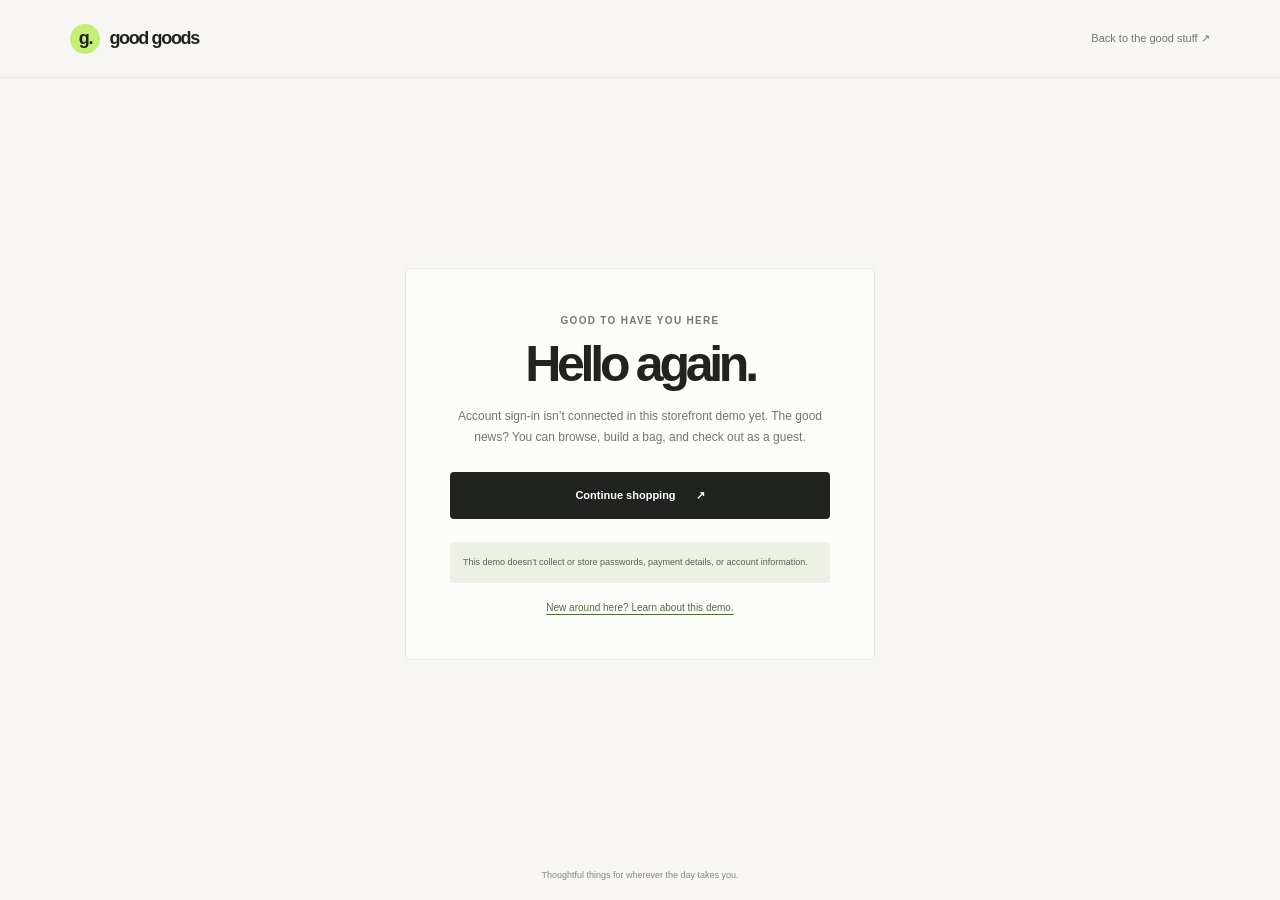
<file: login.html>
<!doctype html>
<html lang="en">
<head>
    <meta charset="utf-8">
    <meta name="viewport" content="width=device-width, initial-scale=1">
    <meta name="theme-color" content="#f7f6f2">
    <title>Your account — Good Goods</title>
    <link rel="stylesheet" href="styles.css">
</head>
<body class="info-page">
    <header class="info-header">
        <a class="brand" href="home.html" aria-label="Good Goods home"><span class="brand-mark">g.</span> good goods</a>
        <a href="home.html">Back to the good stuff <span aria-hidden="true">↗</span></a>
    </header>
    <main class="info-main">
        <section class="info-card" aria-labelledby="account-title">
            <p class="eyebrow">Good to have you here</p>
            <h1 id="account-title">Hello again.</h1>
            <p>Account sign-in isn’t connected in this storefront demo yet. The good news? You can browse, build a bag, and check out as a guest.</p>
            <a class="button button-dark" href="home.html#shop">Continue shopping <span aria-hidden="true">↗</span></a>
            <div class="info-notice">This demo doesn’t collect or store passwords, payment details, or account information.</div>
            <a class="text-link" href="signup.html">New around here? Learn about this demo.</a>
        </section>
    </main>
    <footer class="info-footer">Thoughtful things for wherever the day takes you.</footer>
</body>
</html>
</file>
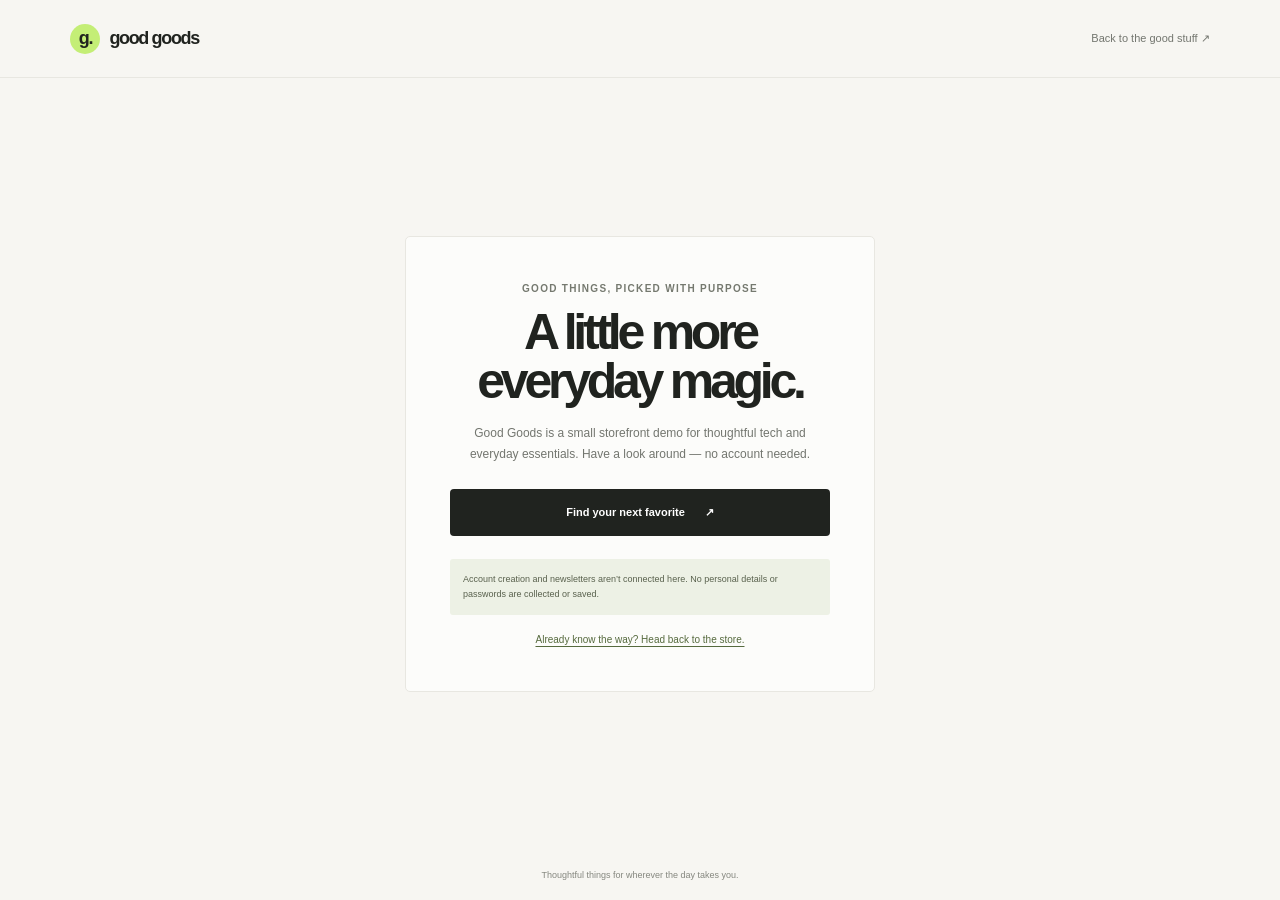
<file: signup.html>
<!doctype html>
<html lang="en">
<head>
    <meta charset="utf-8">
    <meta name="viewport" content="width=device-width, initial-scale=1">
    <meta name="theme-color" content="#f7f6f2">
    <title>A little about us — Good Goods</title>
    <link rel="stylesheet" href="styles.css">
</head>
<body class="info-page">
    <header class="info-header">
        <a class="brand" href="home.html" aria-label="Good Goods home"><span class="brand-mark">g.</span> good goods</a>
        <a href="home.html">Back to the good stuff <span aria-hidden="true">↗</span></a>
    </header>
    <main class="info-main">
        <section class="info-card" aria-labelledby="signup-title">
            <p class="eyebrow">Good things, picked with purpose</p>
            <h1 id="signup-title">A little more everyday magic.</h1>
            <p>Good Goods is a small storefront demo for thoughtful tech and everyday essentials. Have a look around — no account needed.</p>
            <a class="button button-dark" href="home.html#shop">Find your next favorite <span aria-hidden="true">↗</span></a>
            <div class="info-notice">Account creation and newsletters aren’t connected here. No personal details or passwords are collected or saved.</div>
            <a class="text-link" href="login.html">Already know the way? Head back to the store.</a>
        </section>
    </main>
    <footer class="info-footer">Thoughtful things for wherever the day takes you.</footer>
</body>
</html>
</file>
<file: styles.css>
:root {
    color-scheme: light;
    --ink: #20231f;
    --muted: #73766f;
    --paper: #f7f6f2;
    --white: #fff;
    --line: #e8e7e1;
    --green: #c4ee76;
    --green-dark: #91bf3d;
    --serif: Georgia, "Times New Roman", serif;
    --sans: "Segoe UI", Arial, sans-serif;
    --display: "Segoe UI", Arial, sans-serif;
}

* { box-sizing: border-box; }

html { scroll-behavior: smooth; }

body {
    margin: 0;
    background: var(--paper);
    color: var(--ink);
    font-family: var(--sans);
    -webkit-font-smoothing: antialiased;
}

body.drawer-open { overflow: hidden; }

a { color: inherit; text-decoration: none; }
button, input, select { font: inherit; }
button, a, select { -webkit-tap-highlight-color: transparent; }
button { color: inherit; }

:focus-visible {
    outline: 3px solid #6f9c2d;
    outline-offset: 3px;
}

.announcement {
    min-height: 34px;
    padding: 8px 20px;
    background: var(--ink);
    color: #fff;
    text-align: center;
}

.announcement p {
    margin: 0;
    font-size: 11px;
    font-weight: 500;
    letter-spacing: .045em;
}

.announcement span { margin-left: 8px; color: var(--green); }

.site-header {
    position: relative;
    z-index: 3;
    display: grid;
    grid-template-columns: 1fr 1fr 1fr;
    align-items: center;
    min-height: 78px;
    padding: 0 max(5.5vw, 24px);
    background: var(--paper);
    border-bottom: 1px solid rgba(32, 35, 31, .07);
}

.brand {
    display: inline-flex;
    align-items: center;
    gap: 9px;
    width: fit-content;
    font-family: var(--display);
    font-size: 18px;
    font-weight: 800;
    letter-spacing: -.075em;
}

.brand-mark {
    display: inline-grid;
    width: 30px;
    height: 30px;
    place-items: center;
    border-radius: 50%;
    background: var(--green);
    font-size: 18px;
}

.main-nav, .header-actions {
    display: flex;
    align-items: center;
}

.main-nav {
    justify-content: center;
    gap: 33px;
}

.main-nav a, .account-link {
    color: #555850;
    font-size: 12px;
    font-weight: 500;
    transition: color .18s ease;
}

.main-nav a:hover, .account-link:hover, .footer-links a:hover { color: #6f9c2d; }

.header-actions { justify-content: flex-end; gap: 24px; }

.cart-button {
    display: inline-flex;
    align-items: center;
    gap: 7px;
    padding: 8px 0;
    border: 0;
    background: transparent;
    cursor: pointer;
    font-size: 12px;
    font-weight: 600;
}

.cart-button svg, .search-box svg {
    width: 19px;
    height: 19px;
    fill: none;
    stroke: currentColor;
    stroke-linecap: round;
    stroke-linejoin: round;
    stroke-width: 1.6;
}

.cart-count {
    display: grid;
    width: 21px;
    height: 21px;
    place-items: center;
    border-radius: 50%;
    background: var(--green);
    font-size: 10px;
}

.menu-toggle { display: none; }

.hero {
    display: grid;
    grid-template-columns: .95fr 1.05fr;
    align-items: center;
    gap: 6vw;
    min-height: 525px;
    padding: 55px max(9vw, 32px) 65px;
}

.hero-copy { max-width: 460px; }

.eyebrow {
    margin: 0 0 15px;
    color: #75796f;
    font-size: 10px;
    font-weight: 700;
    letter-spacing: .13em;
    line-height: 1.5;
    text-transform: uppercase;
}

.hero-copy .eyebrow { display: flex; align-items: center; gap: 8px; }

.eyebrow-dot {
    width: 7px;
    height: 7px;
    border-radius: 50%;
    background: var(--green-dark);
}

h1, h2, h3, p { overflow-wrap: anywhere; }

h1 {
    margin: 0;
    font-family: var(--display);
    font-size: clamp(52px, 6.6vw, 84px);
    font-weight: 600;
    letter-spacing: -.085em;
    line-height: .99;
}

h1 span {
    color: #89937c;
    font-family: var(--serif);
    font-weight: 400;
    font-style: italic;
    letter-spacing: -.065em;
}

.hero-description {
    max-width: 355px;
    margin: 23px 0 26px;
    color: var(--muted);
    font-size: 14px;
    line-height: 1.8;
}

.button {
    display: inline-flex;
    min-height: 47px;
    align-items: center;
    justify-content: center;
    gap: 20px;
    padding: 0 20px;
    border: 1px solid transparent;
    border-radius: 4px;
    cursor: pointer;
    font-size: 11px;
    font-weight: 600;
    transition: background .18s ease, transform .18s ease, color .18s ease;
}

.button:hover { transform: translateY(-2px); }
.button-dark { background: var(--ink); color: #fff; }
.button-dark:hover { background: #394035; }
.button-light { background: var(--green); color: var(--ink); }
.button-light:hover { background: #d3f79b; }

.hero-note {
    display: flex;
    align-items: center;
    gap: 11px;
    margin-top: 37px;
    color: var(--muted);
    font-size: 10px;
}

.hero-note-mark {
    display: grid;
    width: 23px;
    height: 23px;
    place-items: center;
    border-radius: 50%;
    background: #e9eddf;
    color: #63784a;
    font-size: 12px;
}

.hero-art {
    position: relative;
    display: flex;
    min-height: 355px;
    overflow: hidden;
    align-items: center;
    justify-content: center;
    border-radius: 4px;
    background: #e4e6d9;
}

.hero-art::before {
    position: absolute;
    top: -20%;
    right: -9%;
    width: 68%;
    height: 132%;
    border-radius: 50%;
    background: #d4d9c6;
    content: "";
}

.hero-art-top, .hero-art-caption {
    position: absolute;
    z-index: 2;
    right: 21px;
    left: 21px;
    display: flex;
    justify-content: space-between;
    color: #505749;
    font-size: 8px;
    font-weight: 600;
    letter-spacing: .1em;
}

.hero-art-top { top: 20px; }
.hero-art-caption { bottom: 20px; align-items: center; letter-spacing: .02em; text-transform: none; }
.hero-art-caption .caption-arrow { font-size: 17px; }

.hero-art img {
    position: relative;
    z-index: 1;
    width: min(76%, 440px);
    height: 285px;
    border-radius: 3px;
    object-fit: cover;
    box-shadow: 0 24px 48px rgba(48, 51, 41, .15);
    transform: rotate(-4deg);
}

.hero-orbit {
    position: absolute;
    width: 300px;
    height: 300px;
    border: 1px solid rgba(82, 91, 67, .16);
    border-radius: 50%;
}
.orbit-one { transform: translate(-65px, 30px); }
.orbit-two { width: 390px; height: 390px; transform: translate(80px, -15px); }

.hero-sticker {
    position: absolute;
    z-index: 2;
    top: 25%;
    right: 6%;
    display: grid;
    width: 70px;
    height: 70px;
    place-content: center;
    border-radius: 50%;
    background: var(--green);
    font-size: 9px;
    font-weight: 700;
    line-height: 1.3;
    text-align: center;
    transform: rotate(12deg);
}

.benefits {
    display: grid;
    grid-template-columns: repeat(3, 1fr);
    gap: 20px;
    padding: 25px max(9vw, 32px);
    border-top: 1px solid var(--line);
    border-bottom: 1px solid var(--line);
    background: rgba(255, 255, 255, .37);
}

.benefits > div { display: flex; align-items: center; justify-content: center; gap: 13px; }
.benefit-icon {
    display: grid;
    width: 35px;
    height: 35px;
    flex: 0 0 35px;
    place-items: center;
    border-radius: 50%;
    background: #ecefe5;
    font-size: 16px;
}
.benefits strong, .benefits small { display: block; }
.benefits strong { margin-bottom: 4px; font-size: 10px; font-weight: 600; }
.benefits small { color: var(--muted); font-size: 9px; }

.shop-section { padding: 91px max(9vw, 32px) 105px; }

.section-heading {
    display: flex;
    align-items: end;
    justify-content: space-between;
    gap: 30px;
    margin-bottom: 32px;
}

.section-heading .eyebrow { margin-bottom: 9px; }
.section-heading h2, .newsletter h2, .drawer-heading h2 {
    margin: 0;
    font-family: var(--display);
    font-size: clamp(27px, 3.2vw, 39px);
    font-weight: 600;
    letter-spacing: -.065em;
    line-height: 1.15;
}

.search-box {
    display: flex;
    width: min(280px, 40%);
    min-height: 42px;
    align-items: center;
    gap: 10px;
    padding: 0 12px;
    border: 1px solid #deded7;
    border-radius: 4px;
    background: rgba(255, 255, 255, .55);
}
.search-box svg { width: 16px; height: 16px; color: #7b7e76; }
.search-box input { width: 100%; min-width: 0; border: 0; outline: 0; background: transparent; font-size: 10px; }
.search-box input::placeholder { color: #92958d; }
.search-box kbd { color: #a0a299; font-family: var(--sans); font-size: 9px; }

.shop-toolbar {
    display: flex;
    align-items: center;
    justify-content: space-between;
    gap: 20px;
    margin-bottom: 22px;
    padding-bottom: 15px;
    border-bottom: 1px solid var(--line);
}

.category-filters { display: flex; flex-wrap: wrap; gap: 7px; }
.filter-chip {
    min-height: 31px;
    padding: 0 12px;
    border: 1px solid transparent;
    border-radius: 20px;
    background: transparent;
    color: #74776f;
    cursor: pointer;
    font-size: 9px;
    transition: background .15s ease, color .15s ease;
}
.filter-chip:hover { background: #eeeee7; }
.filter-chip.is-active { background: var(--ink); color: #fff; }
.filter-chip span { margin-left: 4px; color: inherit; opacity: .7; }
.sort-control { display: flex; align-items: center; gap: 7px; color: #777a72; font-size: 9px; }
.sort-control select { padding: 7px 21px 7px 4px; border: 0; background: transparent; color: var(--ink); cursor: pointer; font-size: 9px; }

.product-grid { display: grid; grid-template-columns: repeat(4, minmax(0, 1fr)); gap: 24px 17px; }
.product-card { min-width: 0; }

.product-image-wrap {
    position: relative;
    overflow: hidden;
    aspect-ratio: 1 / 1.04;
    border-radius: 3px;
    background: #ecebe5;
}

.product-image {
    width: 100%;
    height: 100%;
    object-fit: cover;
    transition: transform .45s cubic-bezier(.2, .65, .3, 1);
}
.product-card:hover .product-image { transform: scale(1.045); }
.product-image-wrap::after {
    position: absolute;
    inset: 45% 0 0;
    background: linear-gradient(transparent, rgba(25, 28, 25, .08));
    content: "";
    pointer-events: none;
}

.product-label {
    position: absolute;
    z-index: 1;
    top: 12px;
    left: 12px;
    padding: 6px 8px;
    border-radius: 2px;
    background: rgba(255, 255, 255, .9);
    font-size: 8px;
    font-weight: 600;
    letter-spacing: .06em;
    text-transform: uppercase;
}

.wishlist-button {
    position: absolute;
    z-index: 1;
    top: 9px;
    right: 9px;
    display: grid;
    width: 30px;
    height: 30px;
    place-items: center;
    border: 0;
    border-radius: 50%;
    background: rgba(255, 255, 255, .9);
    cursor: pointer;
    font-size: 16px;
}
.wishlist-button.is-saved { color: #b94d47; }

.product-details { padding: 13px 1px 0; }
.product-category { margin: 0 0 5px; color: #85877f; font-size: 8px; letter-spacing: .1em; text-transform: uppercase; }
.product-name-row { display: flex; align-items: baseline; justify-content: space-between; gap: 8px; }
.product-name { margin: 0; font-size: 12px; font-weight: 600; }
.product-price { flex: 0 0 auto; font-size: 11px; font-weight: 600; }
.product-description { min-height: 30px; margin: 5px 0 12px; color: var(--muted); font-size: 9px; line-height: 1.6; }
.product-actions { display: flex; align-items: center; justify-content: space-between; gap: 8px; }
.product-stock { color: #878a82; font-size: 8px; }
.add-button {
    min-height: 31px;
    padding: 0 11px;
    border: 1px solid #d5d6cd;
    border-radius: 3px;
    background: transparent;
    cursor: pointer;
    font-size: 9px;
    font-weight: 600;
    transition: background .15s ease, border-color .15s ease;
}
.add-button:hover:not(:disabled) { border-color: var(--ink); background: var(--ink); color: #fff; }
.add-button:disabled { color: #999b95; cursor: not-allowed; }
.empty-state { padding: 35px 0; color: var(--muted); text-align: center; font-size: 13px; }

.newsletter {
    position: relative;
    display: flex;
    min-height: 232px;
    align-items: center;
    justify-content: space-between;
    gap: 30px;
    overflow: hidden;
    padding: 45px max(11vw, 32px);
    background: #353c31;
    color: #fff;
}
.newsletter .eyebrow { color: #c8d1bd; }
.newsletter h2 { font-size: clamp(28px, 4vw, 43px); }
.newsletter p:not(.eyebrow) { margin: 9px 0 0; color: #c3c6bd; font-size: 11px; }
.newsletter-spark { position: absolute; top: -35px; right: 35%; color: rgba(196, 238, 118, .1); font-size: 190px; }
.newsletter > div:not(.newsletter-spark), .newsletter > a { position: relative; z-index: 1; }
.newsletter .button { flex: 0 0 auto; }

.site-footer {
    display: grid;
    grid-template-columns: 1fr 1.3fr 1fr;
    align-items: center;
    gap: 15px;
    padding: 31px max(5.5vw, 24px) 23px;
}
.brand-footer { font-size: 15px; }
.brand-footer .brand-mark { width: 25px; height: 25px; font-size: 15px; }
.site-footer > p { margin: 0; color: var(--muted); font-size: 9px; }
.footer-links { display: flex; justify-content: flex-end; gap: 18px; font-size: 9px; }
.site-footer > small { grid-column: 1 / -1; padding-top: 15px; border-top: 1px solid var(--line); color: #8a8c85; font-size: 8px; }

.drawer-backdrop {
    position: fixed;
    z-index: 5;
    inset: 0;
    background: rgba(25, 28, 25, .42);
    opacity: 0;
    transition: opacity .25s ease;
}
.drawer-backdrop.is-visible { opacity: 1; }
.cart-drawer {
    position: fixed;
    z-index: 6;
    top: 0;
    right: 0;
    display: flex;
    width: min(440px, 100%);
    height: 100dvh;
    flex-direction: column;
    overflow-y: auto;
    padding: 25px;
    background: var(--paper);
    box-shadow: -15px 0 55px rgba(24, 27, 24, .12);
    transform: translateX(105%);
    transition: transform .28s cubic-bezier(.2, .7, .3, 1);
}
.cart-drawer.is-open { transform: translateX(0); }
.drawer-heading { display: flex; align-items: center; justify-content: space-between; padding-bottom: 18px; border-bottom: 1px solid var(--line); }
.drawer-heading .eyebrow { margin-bottom: 5px; font-size: 8px; }
.drawer-heading h2 { font-size: 24px; }
.drawer-heading h2 span { color: var(--muted); font-family: var(--sans); font-size: 12px; font-weight: 400; letter-spacing: 0; }
.icon-button { display: grid; width: 34px; height: 34px; place-items: center; border: 1px solid var(--line); border-radius: 50%; background: transparent; cursor: pointer; font-size: 23px; line-height: 1; }
.cart-items { min-height: 112px; flex: 1 0 auto; }
.cart-item { display: grid; grid-template-columns: 76px 1fr auto; gap: 13px; padding: 18px 0; border-bottom: 1px solid var(--line); }
.cart-item img { width: 76px; height: 76px; border-radius: 3px; background: #e8e8df; object-fit: cover; }
.cart-item-name { margin: 2px 0 5px; font-size: 11px; font-weight: 600; }
.cart-item-price { color: var(--muted); font-size: 10px; }
.quantity-control { display: inline-flex; align-items: center; gap: 11px; margin-top: 11px; }
.quantity-control button { display: grid; width: 22px; height: 22px; place-items: center; border: 1px solid var(--line); border-radius: 50%; background: transparent; cursor: pointer; font-size: 13px; }
.quantity-control button:disabled { color: #b1b2ac; cursor: not-allowed; }
.quantity-control span { min-width: 11px; text-align: center; font-size: 10px; }
.cart-item-total { padding-top: 2px; font-size: 10px; font-weight: 600; }
.cart-empty { display: flex; flex: 1; flex-direction: column; align-items: center; justify-content: center; text-align: center; }
.cart-empty > span { color: var(--green-dark); font-size: 32px; }
.cart-empty h3 { margin: 12px 0 6px; font-family: var(--display); font-size: 19px; letter-spacing: -.04em; }
.cart-empty p { margin: 0 0 18px; color: var(--muted); font-size: 10px; }
.cart-empty .button { min-height: 39px; }
.cart-footer { padding-top: 15px; border-top: 1px solid var(--line); }
.shipping-note { margin: 0 0 15px; padding: 10px; border-radius: 3px; background: #edf1e5; color: #59614d; font-size: 9px; text-align: center; }
.cart-total-row { display: flex; justify-content: space-between; margin: 9px 0; color: #666961; font-size: 10px; }
.cart-total-row strong { color: var(--ink); font-weight: 600; }
.cart-grand-total { margin-top: 13px; padding-top: 13px; border-top: 1px solid var(--line); color: var(--ink); font-size: 13px; }
.checkout-button { width: 100%; margin-top: 11px; }
.demo-note { margin: 8px 0 0; color: #85877f; font-size: 8px; text-align: center; }
.toast { position: fixed; z-index: 8; right: 20px; bottom: 20px; max-width: min(360px, calc(100vw - 40px)); padding: 13px 17px; border-radius: 4px; background: var(--ink); box-shadow: 0 8px 25px rgba(0, 0, 0, .13); color: #fff; font-size: 11px; opacity: 0; pointer-events: none; transform: translateY(10px); transition: opacity .2s ease, transform .2s ease; }
.toast.is-visible { opacity: 1; transform: translateY(0); }

.info-page { display: flex; min-height: 100vh; flex-direction: column; }
.info-header { display: flex; min-height: 78px; align-items: center; justify-content: space-between; padding: 0 max(5.5vw, 24px); border-bottom: 1px solid var(--line); }
.info-header > a:last-child { color: var(--muted); font-size: 11px; }
.info-main { display: grid; flex: 1; place-items: center; padding: 40px 20px; }
.info-card { width: min(100%, 470px); padding: 44px; border: 1px solid var(--line); border-radius: 5px; background: rgba(255, 255, 255, .65); text-align: center; }
.info-card .eyebrow { margin-bottom: 12px; }
.info-card h1 { font-size: clamp(34px, 7vw, 50px); }
.info-card > p:not(.eyebrow) { margin: 16px 0 23px; color: var(--muted); font-size: 12px; line-height: 1.8; }
.info-card .button { width: 100%; }
.info-card .text-link { display: inline-block; margin-top: 19px; color: #566a3e; font-size: 10px; text-decoration: underline; text-underline-offset: 3px; }
.info-notice { margin-top: 23px; padding: 13px; border-radius: 3px; background: #edf1e5; color: #59614d; font-size: 9px; line-height: 1.7; text-align: left; }
.info-footer { padding: 20px; color: #85877f; font-size: 9px; text-align: center; }

[hidden] { display: none !important; }

@media (min-width: 1440px) {
    .hero, .shop-section { padding-right: max(calc((100vw - 1180px) / 2), 9vw); padding-left: max(calc((100vw - 1180px) / 2), 9vw); }
}

@media (max-width: 900px) {
    .site-header { grid-template-columns: 1fr auto 1fr; min-height: 68px; padding: 0 28px; }
    .main-nav { gap: 20px; }
    .hero { gap: 4vw; min-height: 450px; padding: 45px 6vw 55px; }
    .hero-art { min-height: 310px; }
    .hero-art img { height: 235px; }
    .benefits, .shop-section { padding-right: 6vw; padding-left: 6vw; }
    .product-grid { grid-template-columns: repeat(3, minmax(0, 1fr)); }
}

@media (max-width: 650px) {
    .announcement { min-height: 31px; padding: 7px 12px; }
    .announcement p { font-size: 9px; }
    .site-header { grid-template-columns: 1fr auto; min-height: 63px; padding: 0 19px; }
    .brand { font-size: 16px; }
    .brand-mark { width: 27px; height: 27px; font-size: 16px; }
    .header-actions { gap: 14px; }
    .account-link { display: none; }
    .cart-button { gap: 5px; }
    .cart-button svg { width: 17px; height: 17px; }
    .menu-toggle { display: flex; width: 29px; height: 30px; flex-direction: column; align-items: center; justify-content: center; gap: 5px; border: 0; background: transparent; cursor: pointer; }
    .menu-toggle span { width: 17px; height: 1.5px; background: var(--ink); }
    .main-nav { position: absolute; top: calc(100% - 1px); right: 0; left: 0; display: none; align-items: stretch; gap: 0; padding: 9px 20px 14px; border-bottom: 1px solid var(--line); background: var(--paper); }
    .main-nav.is-open { display: flex; flex-direction: column; }
    .main-nav a { padding: 12px 2px; border-bottom: 1px solid var(--line); }
    .main-nav a:last-child { border-bottom: 0; }
    .hero { grid-template-columns: 1fr; gap: 29px; padding: 48px 20px 43px; }
    .hero-copy { max-width: 460px; }
    h1 { font-size: clamp(55px, 14vw, 76px); }
    .hero-description { max-width: 320px; margin: 17px 0 21px; font-size: 12px; }
    .hero-note { margin-top: 22px; }
    .hero-art { min-height: 280px; }
    .hero-art img { width: 75%; height: 210px; }
    .hero-sticker { top: 20%; width: 58px; height: 58px; font-size: 8px; }
    .hero-art-top, .hero-art-caption { right: 14px; left: 14px; }
    .benefits { grid-template-columns: 1fr; gap: 15px; padding: 20px; }
    .benefits > div { justify-content: flex-start; }
    .benefit-icon { width: 31px; height: 31px; flex-basis: 31px; }
    .shop-section { padding: 61px 20px 68px; }
    .section-heading { align-items: stretch; flex-direction: column; gap: 18px; margin-bottom: 22px; }
    .section-heading h2 { font-size: 31px; }
    .search-box { width: 100%; }
    .shop-toolbar { align-items: flex-start; flex-direction: column; gap: 12px; margin-bottom: 16px; }
    .sort-control { align-self: flex-end; }
    .product-grid { grid-template-columns: repeat(2, minmax(0, 1fr)); gap: 22px 11px; }
    .product-label { top: 8px; left: 8px; padding: 5px 6px; font-size: 7px; }
    .wishlist-button { top: 6px; right: 6px; width: 27px; height: 27px; }
    .product-details { padding-top: 10px; }
    .product-name { font-size: 11px; }
    .product-price { font-size: 10px; }
    .product-description { min-height: 29px; font-size: 8px; }
    .product-stock { font-size: 7px; }
    .add-button { min-height: 29px; padding: 0 8px; font-size: 8px; }
    .newsletter { min-height: 245px; align-items: flex-start; flex-direction: column; justify-content: center; gap: 20px; padding: 39px 24px; }
    .newsletter h2 { max-width: 320px; }
    .newsletter-spark { top: 5px; right: 8%; font-size: 130px; }
    .site-footer { grid-template-columns: 1fr auto; gap: 10px; padding: 25px 20px 18px; }
    .site-footer > p { grid-column: 1 / -1; grid-row: 2; }
    .footer-links { gap: 13px; }
    .site-footer > small { margin-top: 8px; }
    .cart-drawer { padding: 20px; }
    .info-header { min-height: 65px; padding: 0 20px; }
    .info-card { padding: 35px 23px; }
}

@media (prefers-reduced-motion: reduce) {
    *, *::before, *::after { scroll-behavior: auto !important; transition-duration: .01ms !important; animation-duration: .01ms !important; animation-iteration-count: 1 !important; }
}
</file>
